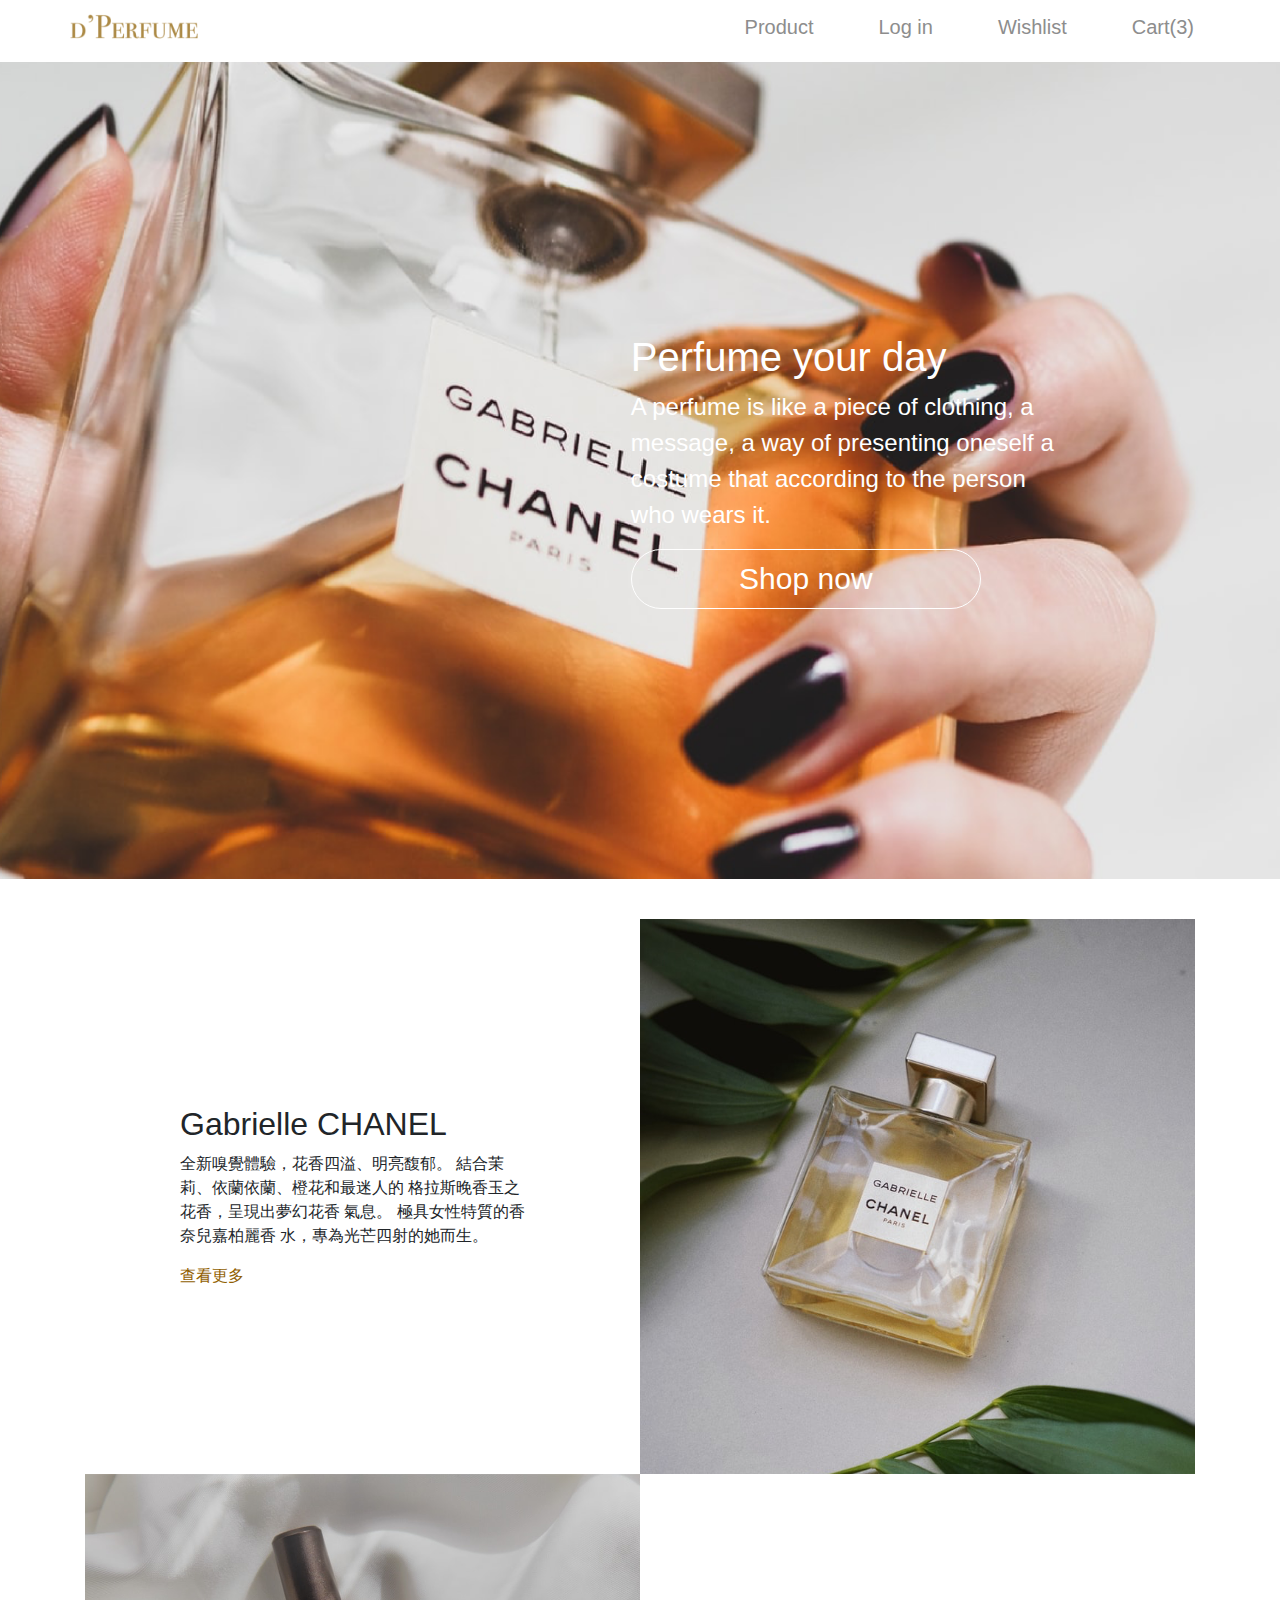
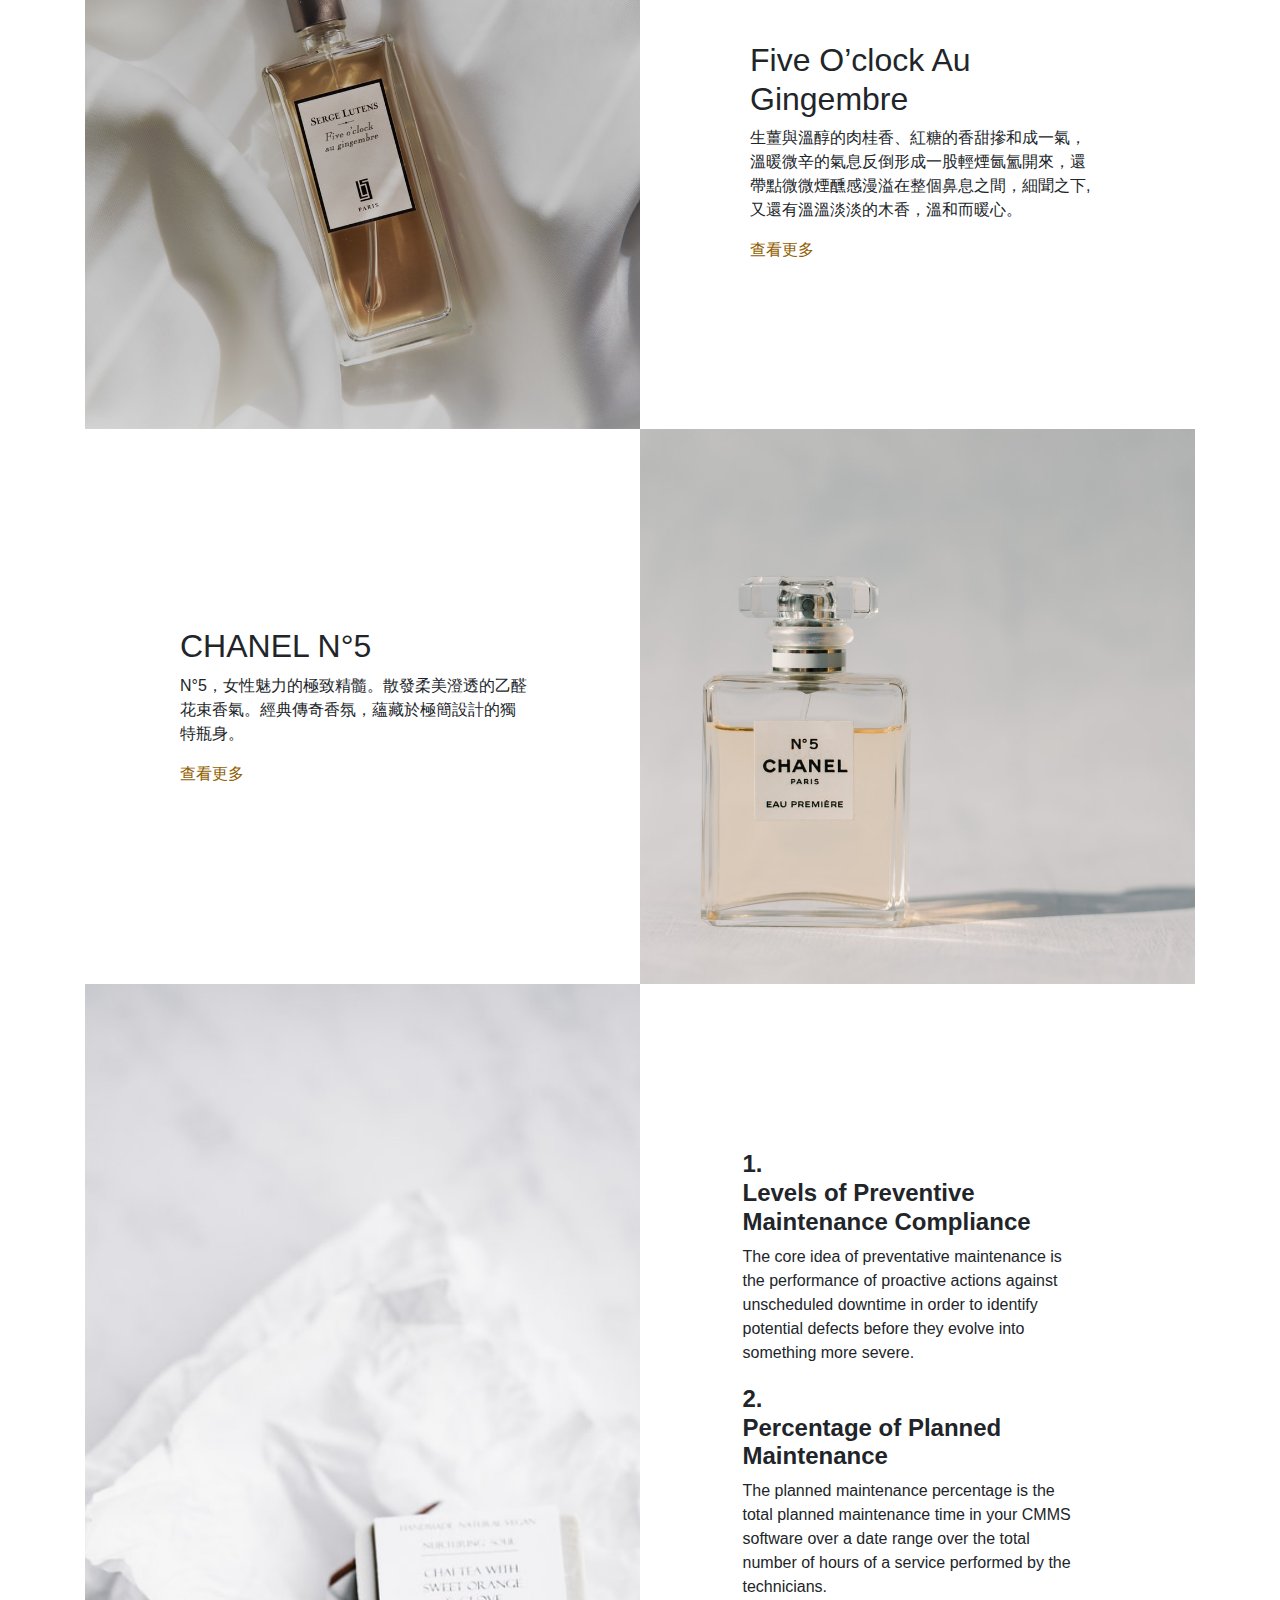
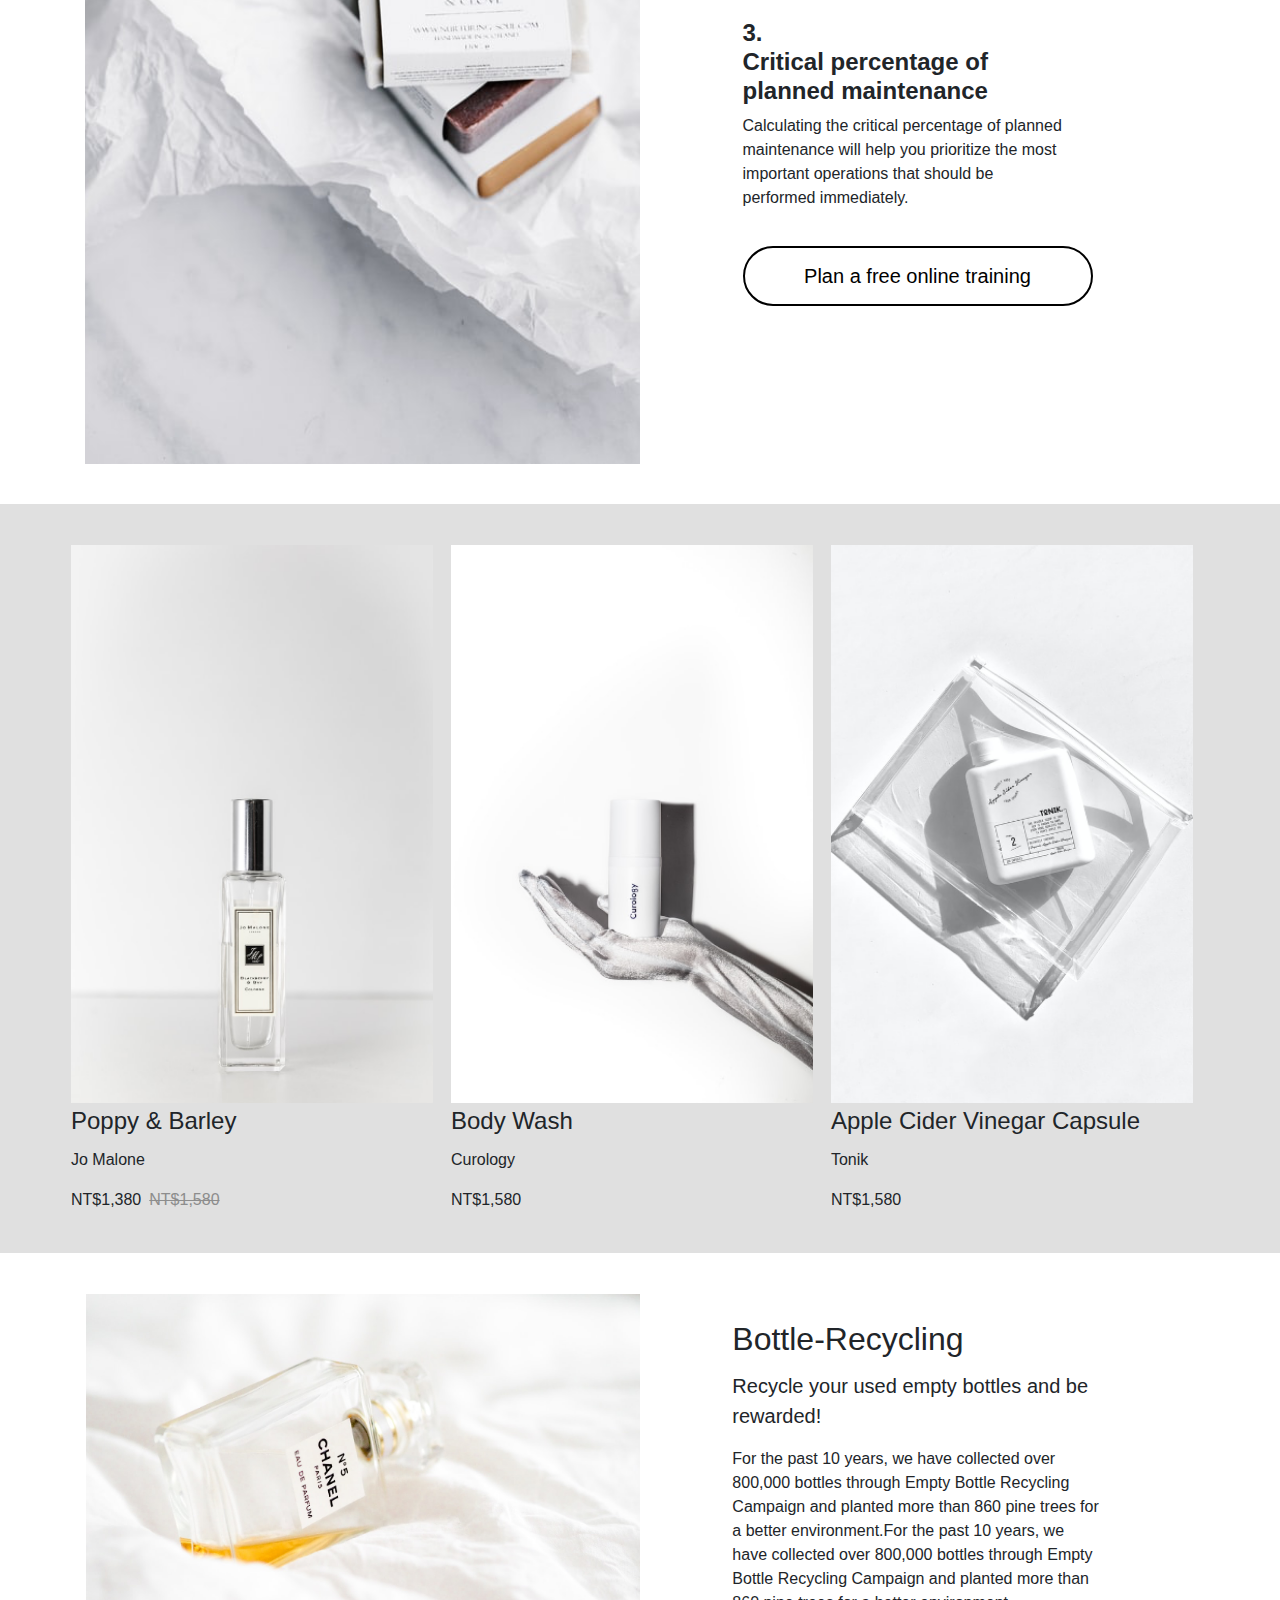
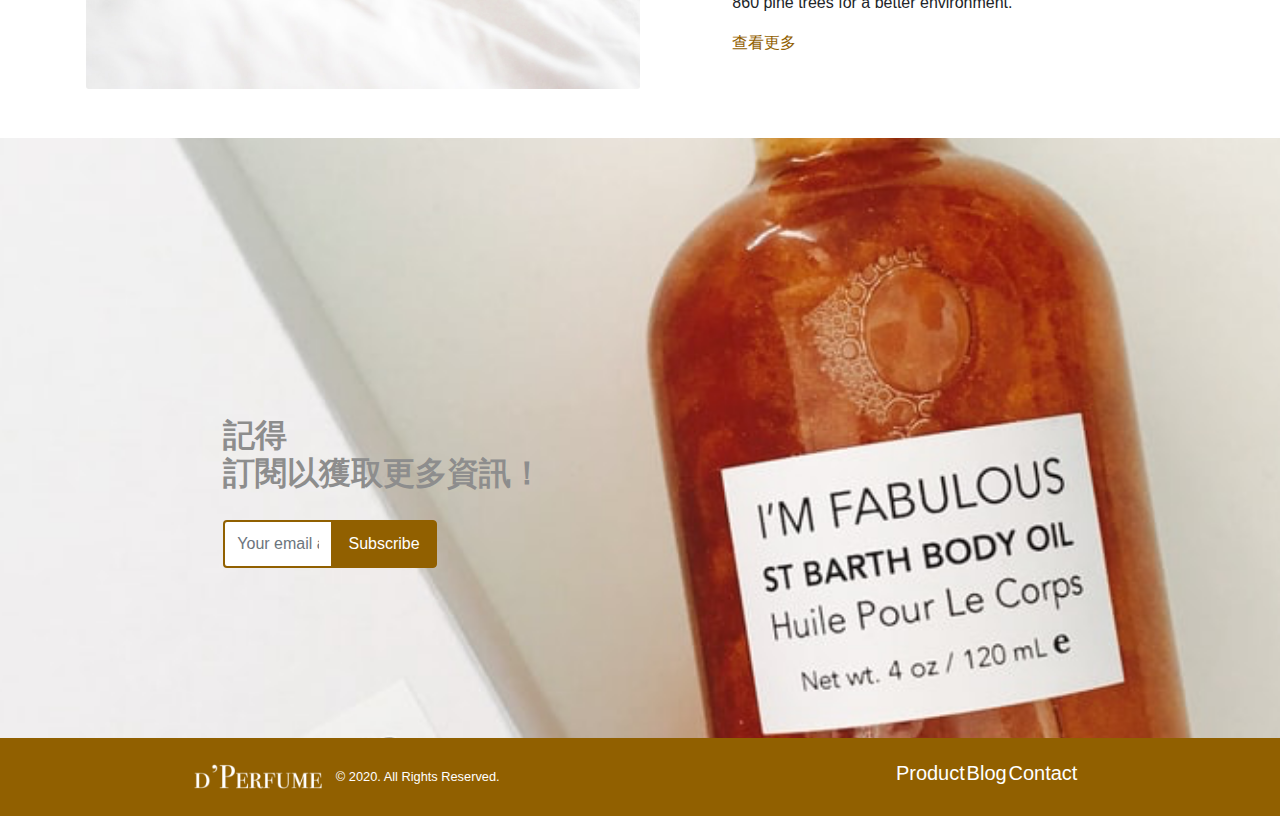
<file: index.htm>
<!DOCTYPE html>
<html lang="en">
<head>
    <meta charset="UTF-8">
    <meta name="viewport" content="width=device-width, initial-scale=1.0">
    <title>D‘PERFUME | Perfume your day</title>
    <link rel="shortcut icon" href="images/favicon.ico">
    <meta name='description' content='Perfume your day'/>
    <link href="images/favicon.ico" rel="apple-touch-icon" />
    <meta http-equiv="X-UA-Compatible" content="IE=Edge" />
    <link rel="stylesheet" href="css/all.min.css">
    <link rel="stylesheet" href="https://cdnjs.cloudflare.com/ajax/libs/font-awesome/5.14.0/css/all.min.css" integrity="sha512-1PKOgIY59xJ8Co8+NE6FZ+LOAZKjy+KY8iq0G4B3CyeY6wYHN3yt9PW0XpSriVlkMXe40PTKnXrLnZ9+fkDaog==" crossorigin="anonymous" />
    <script src="js/jquery-3.5.1.min.js"></script>
</head>
<body>
    <div class="container m-0 m-sm-auto p-0">
        <div class="header row justify-content-between px-0 mx-0">
            <a href="#"  class="ml-3 ml-sm-0 py-2"><img src="images/d’Perfume.png" alt="Logo"></a>
            <div class="mob-shoppingCart d-flex d-sm-none justify-content-between py-3 mr-3 mr-sm-0" >
                <a href="#"><img src="images/shopping-cart.svg" class="img-fluid" alt="購物車"></a>
                <div class="shoppingNum d-flex justify-content-center align-items-center">
                    <p>3</p>
                </div>
                <a data-toggle="collapse" href="#collapseExample" role="button" aria-expanded="false" aria-controls="collapseExample"><img src="images/ham.svg" class="d-block d-sm-none pl-5" alt=""></a>
            </div>
            <ul class="navbar-nav collapse col-12 col-sm-8 col-lg-5 d-sm-flex flex-sm-row justify-content-between p-0"  id="collapseExample">
                <li class="nav-item order-first order-sm-1 text-center">
                    <a href="productList.htm" class="navbar-brand h6 d-block py-3">
                        <i class="pr-1 fas fa-tshirt d-none d-sm-inline-block"></i>
                        Product
                    </a>
                </li>
                <li class="nav-item text-center order-last order-sm-2">
                    <a href="logIn.htm" class="navbar-brand h6 d-block py-3">
                        <i class="pr-1 fas fa-user-alt d-none d-sm-inline-block"></i>
                        Log in
                    </a>
                </li>
                <li class="nav-item text-center d-block d-sm-none d-sm-none order-3">
                    <a href="logIn.htm" class="navbar-brand d-block h6 d-block py-3">
                        Blog
                    </a>
                </li>
                <li class="nav-item text-center order-2 order-sm-3">
                    <a href="#" class="navbar-brand h6 d-block py-3">
                        <i class="fas fa-heart d-none d-sm-inline-block pr-1"></i>
                        Wishlist
                    </a>
                </li>
                <li class="nav-item text-center d-block d-sm-none order-4">
                    <a href="#" class="navbar-brand h6 d-block py-3">
                        <i class="fas fa-heart d-none d-sm-inline-block pr-1"></i>
                        Contact
                    </a>
                </li>
                <li class="nav-item text-center d-none d-sm-block order-sm-4">
                    <a href="#" class="navbar-brand h6 d-block py-3">
                        <i class="fas fa-shopping-cart d-none d-sm-inline-block pr-1"></i>
                        Cart(3)
                    </a>
                </li>
            </ul>
        </div>
    </div>
    <div class="content">
        <div class="banner d-flex justify-content-center align-items-center">
            <div class="banner-text px-3 px-sm-0 offset-0 offset-sm-4 text-white">
                <h1>Perfume your day</h1> 
                <p>A perfume is like a piece of clothing, a message, a way of presenting oneself a costume that according to the person who wears it.</p>
                <button class="banner-btn">Shop now</button>
            </div> 
        </div>
        <div class="container mt-10">
            <div class="row flex-sm-row-reverse justify-content-center align-items-center">
                <div class="col-12 col-sm-6 p-3 p-sm-0">
                    <img src="images/Gabrielle CHANEL.png" class="img-fluid" alt="Gabrielle CHANEL">
                </div>
                <div class="col-12 col-sm-6 d-flex justify-content-center align-items-center p-3 p-sm-0 ">
                    <div class="product-text col-12 col-sm-8">
                        <h2>Gabrielle CHANEL</h2>
                        <p>全新嗅覺體驗，花香四溢、明亮馥郁。 結合茉莉、依蘭依蘭、橙花和最迷人的 格拉斯晚香玉之花香，呈現出夢幻花香 氣息。 極具女性特質的香奈兒嘉柏麗香 水，專為光芒四射的她而生。</p>
                        <a href="#">查看更多</a>
                    </div>
                </div>      
            </div>
            <div class="row justify-content-center align-items-center">
                <div class="col-12 col-sm-6 text-align pr-3 pr-sm-0">
                    <img src="images/Five O’clock Au Gingembre.png" class="img-fluid" alt="Five O’clock Au Gingembre">
                </div>
                <div class="col-12 col-sm-6 d-flex justify-content-center align-items-center p-3 p-sm-0">
                    <div class="product-text col-12 col-sm-8">
                        <h2>Five O’clock Au Gingembre</h2>
                        <p>生薑與溫醇的肉桂香、紅糖的香甜摻和成一氣，溫暖微辛的氣息反倒形成一股輕煙氤氳開來，還帶點微微煙醺感漫溢在整個鼻息之間，細聞之下,又還有溫溫淡淡的木香，溫和而暖心。</p>
                        <a href="#">查看更多</a>
                    </div>
                </div> 
            </div>
            <div class="row flex-sm-row-reverse">
                <div class="col-12 col-sm-6 pl-3 pl-sm-0">
                    <img src="images/CHANEL N°5.png" class="img-fluid" alt="CHANEL N°5">
                </div>
                <div class="col-12 col-sm-6 d-flex justify-content-center align-items-center p-3 p-sm-0">
                    <div class="product-text col-12 col-sm-8">
                        <h2>CHANEL N°5</h2>
                        <p>N°5，女性魅力的極致精髓。散發柔美澄透的乙醛花束香氣。經典傳奇香氛，蘊藏於極簡設計的獨特瓶身。</p>
                        <a href="#">查看更多</a>
                    </div>
                </div>      
            </div>   
            <div class="row no-gutters">
                <div class="col-12 col-sm-6 pr-sm-0">
                    <img src="images/Plan a free online training.png" class="img-fluid" alt="Plan a free online training">
                </div>
                <div class="col-12 col-sm-6 d-flex flex-column pt-2">
                    <ul class="list-unstyled m-auto px-0">
                        <li class="product-text mb-5">
                            <h3 class="font-weight-bold">1.</br>
                            Levels of Preventive</br>Maintenance Compliance</h3>
                            <p>The core idea of preventative maintenance is</br> 
                            the performance of proactive actions against</br>
                            unscheduled downtime in order to identify</br>
                            potential defects before they evolve into</br>
                            something more severe.</p>
                        </li>
                        <li class="product-text mb-5">
                            <h3 class="font-weight-bold">2.</br>
                            Percentage of Planned</br>Maintenance</h3>
                            <p>The planned maintenance percentage is the</br> 
                            total planned maintenance time in your CMMS</br>
                            software over a date range over the total</br>
                            number of hours of a service performed by the</br>
                            technicians.</p>
                        </li>
                        <li class="product-text mt-5">
                            <h3 class="font-weight-bold">3.</br>
                            Critical percentage of</br>planned maintenance</h3>
                            <p>Calculating the critical percentage of planned</br>
                            maintenance will help you prioritize the most</br>
                            important operations that should be</br>
                            performed immediately.</p>
                        </li>
                        <button class="plan mt-5">Plan a free online training</button>
                    </ul>
                </div>
            </div>            
        </div>
        <div class="peddle bg-light px-0 mt-10">
            <div class="container">
                <ul class="list-unstyled row py-10">
                    <li class="card col-12 col-sm-4 pr-sm-4 px-4 px-sm-0 mb-3 mb-lg-0">
                        <div class="soldOut-bg mb-1">
                            <img src="images/Poppy _ Barley.png" class="img-fluid w-100" alt="Poppy _ Barley">
                            <a href="#"><h4 class="soldOut-text text-center">Sold out</h4></a>
                        </div>
                        <div class="card-body p-0">
                            <h4 class="card-title">Poppy & Barley</h4>
                            <p class="card-text">Jo Malone</p>
                            <p class="card-text">NT$1,380<span>NT$1,580</span></p>
                        </div>
                    </li>
                    <li class="card col-12 col-sm-4 pr-sm-4 px-4 px-sm-0 mb-3 mb-lg-0">
                        <div class="soldOut-bg mb-1">
                            <img src="images/Body Wash.png" class="img-fluid w-100" alt="Body Wash">
                            <a href="#"><h4 class="soldOut-text text-center">Sold out</h4></a>
                        </div>
                        <div class="card-body p-0">
                            <h4 class="card-title">Body Wash</h4>
                            <p class="card-text">Curology</p>
                            <p class="card-text">NT$1,580</p>
                        </div>
                    </li>
                    <li class="card col-12 col-sm-4 pl-4 pr-4 pr-sm-4 pl-sm-0 mb-3 mb-lg-0">
                        <div class="soldOut-bg mb-1">
                            <img src="images/Apple Cider Vinegar Capsule.png" class="img-fluid w-100" alt="Body Wash">
                            <a href=""><h4 class="soldOut-text text-center">Sold out</h4></a>
                        </div>
                        <div class="card-body p-0">
                            <h4 class="card-title">Apple Cider Vinegar Capsule</h4>
                            <p class="card-text">Tonik</p>
                            <p class="card-text">NT$1,580</p>
                        </div>
                    </li>
                </ul>
            </div>
            
        </div>
        <div class="container mt-10">
            <div class="card flex-column flex-lg-row">
                <img src="images/Bottle-Recycling.png" class="card-img-bottom img-fluid col-12 col-lg-6 px-0 mb-2" alt="">
                <ul class="list-unstyled col-12 col-lg-6 px-0 d-flex justify-content-center align-items-center">
                    <li class="product-text card-body col-12 col-sm-8 px-0 m-0">
                        <h2 class="card-title">Bottle-Recycling</h2>
                        <p class="lead card-text">Recycle your used empty bottles and be rewarded!</p>
                        <p class="card-text">For the past 10 years, we have collected over 800,000 bottles through Empty Bottle Recycling Campaign and planted more than 860 pine trees for a better environment.For the past 10 years, we have collected over 800,000 bottles through Empty Bottle Recycling Campaign and planted more than 860 pine trees for a better environment.</p>
                        <a href="#" class="card-link">查看更多</a>
                    </li>
                </ul>
            </div>
        </div>
    </div>
    <div class="footer container-fluid px-0 mt-10">
        <div class="footerBanner col-12 d-flex justify-content-start align-items-center">
            <div class="footerBanner-text offset-0 offset-sm-2 mt-10">
                <h2 class=" text-dark font-weight-bold ">記得</br>訂閱以獲取更多資訊！</h2>
                <div class="footer-form input-group col-11 col-sm-6 col-lg-2 px-0 mb-3 mt-5">
                    <input type="text" class="form-control" placeholder="Your email address" aria-label="Your email addresse" aria-describedby="footer-btn">
                    <div class="input-group-append">
                        <button class="btn btn-primaryDark px-4" type="button" id="footer-input">Subscribe</button>
                    </div>
                </div>
            </div>
        </div>
        <div class="footer-contact">
            <ul class="list-unstyled col-12 d-flex justify-content-around mb-0">
                <li class="col-11 col-sm-5 col-lg-3 d-flex justify-content-around align-items-center px-0">
                    <a href="#"><img src="images/d’Perfumew.png" alt="d’Perfumew"></a>
                    <small class="mb-0">© 2020. All Rights Reserved.</small>
                </li>
                <li class="col-5 col-lg-2 d-none d-sm-flex justify-content-around">
                    <a href="#">Product</a>
                    <a href="#">Blog</a>
                    <a href="#">Contact</a>
                </li>
            </ul>
        </div>
    </div>




    <script src="https://code.jquery.com/jquery-3.5.1.slim.min.js" integrity="sha384-DfXdz2htPH0lsSSs5nCTpuj/zy4C+OGpamoFVy38MVBnE+IbbVYUew+OrCXaRkfj" crossorigin="anonymous"></script>
    <script src="https://cdn.jsdelivr.net/npm/popper.js@1.16.1/dist/umd/popper.min.js" integrity="sha384-9/reFTGAW83EW2RDu2S0VKaIzap3H66lZH81PoYlFhbGU+6BZp6G7niu735Sk7lN" crossorigin="anonymous"></script>
    <script src="https://stackpath.bootstrapcdn.com/bootstrap/4.5.2/js/bootstrap.min.js" integrity="sha384-B4gt1jrGC7Jh4AgTPSdUtOBvfO8shuf57BaghqFfPlYxofvL8/KUEfYiJOMMV+rV" crossorigin="anonymous"></script>
</body>
</html>
</file>
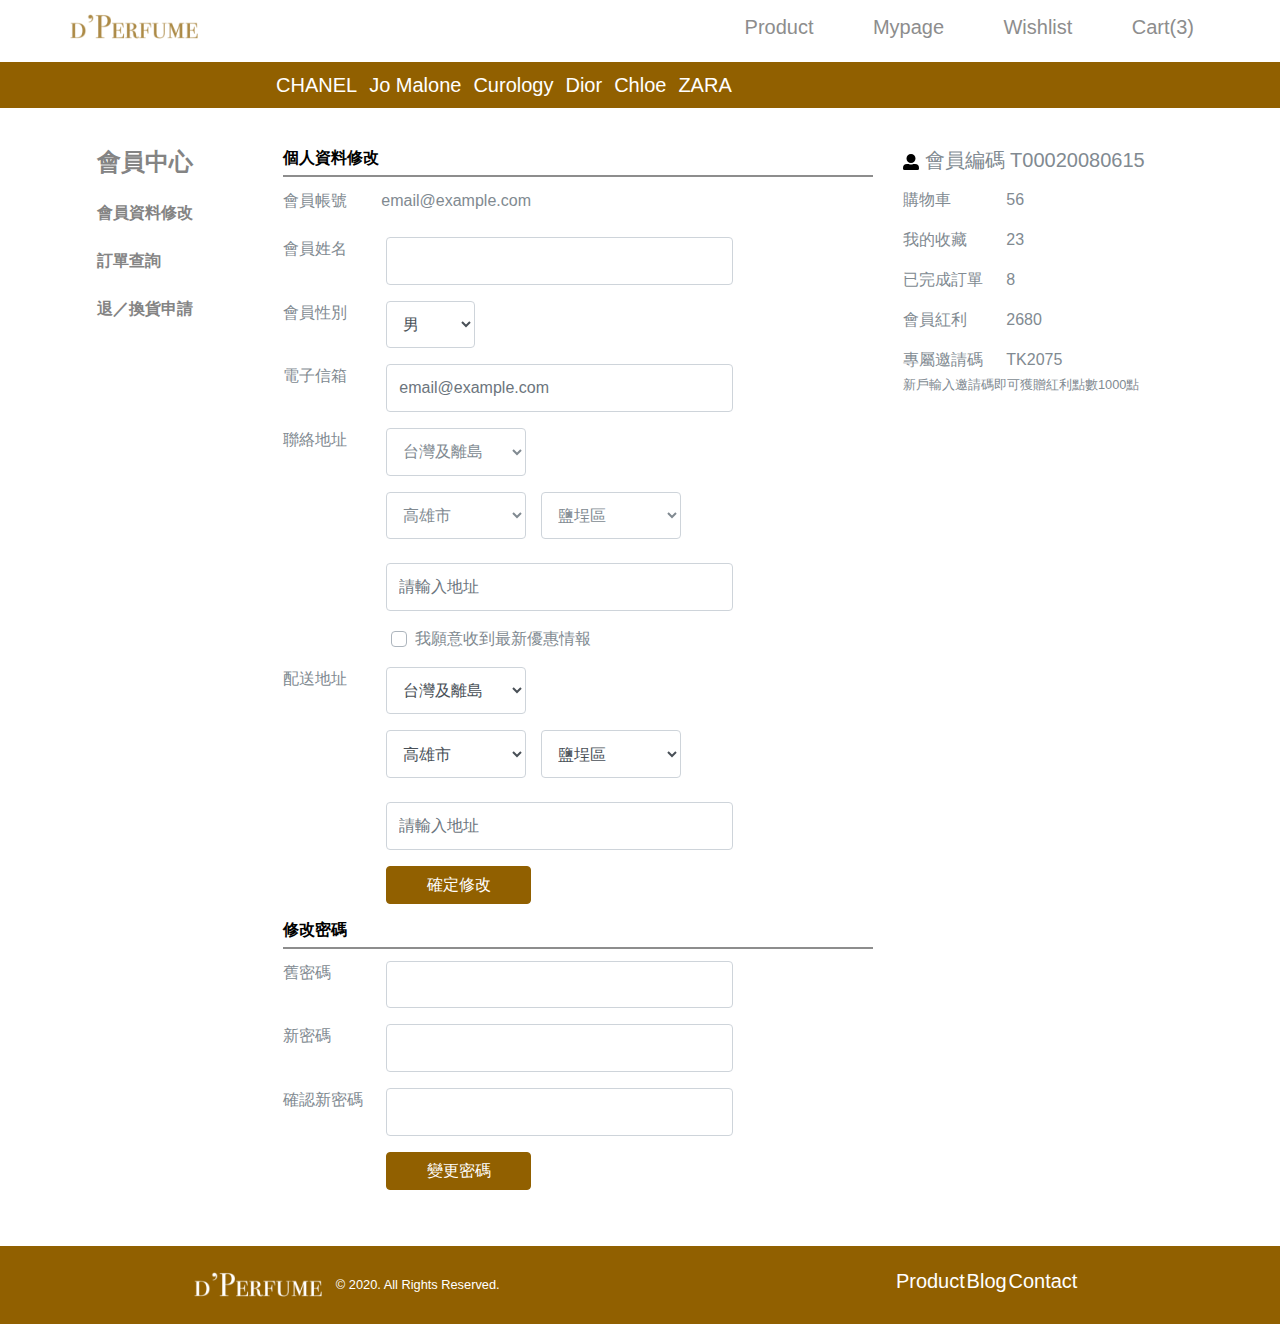
<file: member.htm>
<!DOCTYPE html>
<html lang="en">
<head>
    <meta charset="UTF-8">
    <meta name="viewport" content="width=device-width, initial-scale=1.0">
    <title>D‘PERFUME | Product</title>
    <link rel="shortcut icon" href="images/favicon.ico">
    <meta name='description' content='Perfume your day'/>
    <link href="images/favicon.ico" rel="apple-touch-icon" />
    <meta http-equiv="X-UA-Compatible" content="IE=Edge" />
    <link rel="stylesheet" href="css/all.min.css">
    <link rel="stylesheet" href="https://cdnjs.cloudflare.com/ajax/libs/font-awesome/5.14.0/css/all.min.css" integrity="sha512-1PKOgIY59xJ8Co8+NE6FZ+LOAZKjy+KY8iq0G4B3CyeY6wYHN3yt9PW0XpSriVlkMXe40PTKnXrLnZ9+fkDaog==" crossorigin="anonymous" />
    <script src="js/jquery-3.5.1.min.js"></script>
</head>
<body>
    <div class="container m-0 m-sm-auto p-0">
        <div class="header row justify-content-between px-0 mx-0">
            <a href="#"  class="ml-3 ml-sm-0 py-2"><img src="images/d’Perfume.png" alt="Logo"></a>
            <div class="mob-shoppingCart d-flex d-sm-none justify-content-between py-3 mr-3 mr-sm-0" >
                <a href="#"><img src="images/shopping-cart.svg" class="img-fluid" alt="購物車"></a>
                <div class="shoppingNum d-flex justify-content-center align-items-center">
                    <p>3</p>
                </div>
                <a data-toggle="collapse" href="#collapseExample" role="button" aria-expanded="false" aria-controls="collapseExample"><img src="images/ham.svg" class="d-block d-sm-none pl-5" alt=""></a>
            </div>
            <ul class="navbar-nav collapse col-12 col-sm-8 col-lg-5 d-sm-flex flex-sm-row justify-content-between p-0"  id="collapseExample">
                <li class="nav-item order-first order-sm-1 text-center">
                    <a href="productList.htm" class="navbar-brand h6 d-block py-3">
                        <i class="pr-1 fas fa-tshirt d-none d-sm-inline-block"></i>
                        Product
                    </a>
                </li>
                <li class="nav-item text-center order-last order-sm-2">
                    <a href="#" class="navbar-brand h6 d-block py-3">
                        <i class="pr-1 fas fa-user-alt d-none d-sm-inline-block"></i>
                        Mypage
                    </a>
                </li>
                <li class="nav-item text-center d-block d-sm-none d-sm-none order-3">
                    <a href="#" class="navbar-brand d-block h6 d-block py-3">
                        Blog
                    </a>
                </li>
                <li class="nav-item text-center order-2 order-sm-3">
                    <a href="#" class="navbar-brand h6 d-block py-3">
                        <i class="fas fa-heart d-none d-sm-inline-block pr-1"></i>
                        Wishlist
                    </a>
                </li>
                <li class="nav-item text-center d-block d-sm-none order-4">
                    <a href="#" class="navbar-brand h6 d-block py-3">
                        <i class="fas fa-heart d-none d-sm-inline-block pr-1"></i>
                        Contact
                    </a>
                </li>
                <li class="nav-item text-center d-none d-sm-block order-sm-4">
                    <a href="#" class="navbar-brand h6 d-block py-3">
                        <i class="fas fa-shopping-cart d-none d-sm-inline-block pr-1"></i>
                        Cart(3)
                    </a>
                </li>
            </ul>
        </div>
    </div>
    <div class="row brandName px-0 ">
        <div class="navbar col-12 d-none d-lg-flex justify-content-center align-items-center navbar-primaryDark bg-primaryDark">
            <ul class="nav col-11 col-lg-7">
                <li class="nav-item pr-3"><a href="#">CHANEL</a></li>
                <li class="nav-item pr-3"><a href="#">Jo Malone</a></li>
                <li class="nav-item pr-3"><a href="#">Curology</a></li>
                <li class="nav-item pr-3"><a href="#">Dior</a></li>
                <li class="nav-item pr-3"><a href="#">Chloe</a></li>
                <li class="nav-item pr-3"><a href="#">ZARA</a></li>
            </ul>
        </div>
    </div>
    <div class="content container p-0 my-10">
        <div class="row mx-3">
            <ul class="memberList list-unstyled col-12 col-lg-2 d-flex d-lg-block justify-content-between">
                <li class="d-none d-lg-block"><h4 class="text-blackArea font-weight-bold">會員中心</h4></li>
                <li><a href="#" class="text-blackArea font-weight-bold pb-1">會員資料修改</a></li>
                <li><a href="#" class="text-blackArea font-weight-bold pb-1">訂單查詢</a></li>
                <li><a href="#" class="text-blackArea font-weight-bold pb-1">退／換貨申請</a></li>
            </ul>
            <div class="memberArea col-12 col-lg-10">
                <div class="row flex-row-reverse">
                    <div class="memberDetail col-12 col-lg-4 text-blackMember">
                        <ul class="list-unstyled">
                            <li class="mb-4">
                                <h5>
                                    <img src="images/user-alt-black.svg" alt="user">
                                    會員編碼 T00020080615
                                </h5>
                            </li>
                            <li  class="row">
                                <p class="col-4 pr-0">購物車</p>
                                <p class="col-4">56</p>
                            </li>
                            <li class="row">
                                <p class="col-4 pr-0">我的收藏</p>
                                <p class="col-4">23</p>
                            </li>
                            <li class="row">
                                <p class="col-4 pr-0">已完成訂單</p>
                                <p class="col-4">8</p>
                            </li>
                            <li class="row">
                                <p class="col-4 pr-0">會員紅利</p>
                                <p class="col-4">2680</p>
                            </li>
                            <li class="row">
                                <p class="col-4 pr-0 mb-0">專屬邀請碼</p>
                                <p class="col-4 mb-0">TK2075</p>
                            </li>
                            <small>新戶輸入邀請碼即可獲贈紅利點數1000點</small>
                        </ul>
                    </div>
                    <div class="personal col-12 col-lg-8">
                        <form class="text-blackMember">
                            <h6 class="pb-2 mb-3 text-secondary"><strong>個人資料修改</strong></h6>
                            <div class="memberAcc input-group row">
                                <label for="memberEmail" class="col-3 col-lg-2 pr-0">
                                    <p class="pr-0">會員帳號</p>
                                </label>
                                <p class="col-9 col-lg-7 pr-0" id="memberEmail">email@example.com</p>
                            </div>
                            <div class="form-group row">
                                <label for="exampleInputName" class="col-3 col-lg-2 pr-0">會員姓名</label>
                                <div class="col-9 col-lg-7 pr-0">
                                <input type="text" class="form-control" id="exampleInputName" aria-describedby="name" placeholder="">
                                </div>
                            </div>
                            <div class="form-group row">
                                <label for="exampleFormControlSelect1" class="col-3 col-lg-2 pr-0">會員性別</label>
                                <div class="col-9 col-lg-2 pr-0">
                                    <select class="form-control" id="exampleFormControlSelect1">
                                        <option>男</option>
                                        <option>女</option>
                                        <option>其他</option>
                                    </select>
                                </div>
                            </div>
                            <div class="form-group row">
                                <label for="exampleInputEmail" class="col-3 col-lg-2 pr-0">電子信箱</label>
                                <div class="col-9 col-lg-7 pr-0">
                                    <input type="email" class="form-control" id="exampleInputEmail" aria-describedby="email" placeholder="email@example.com">
                                </div>
                            </div>
                            <div class="address">    
                                <div class="form-group row">
                                    <label for="selectAround" class="col-3 col-lg-2 pr-0">聯絡地址</label>
                                    <div class="col-6 col-lg-3 pr-0">
                                        <select name="address-form" class="form-control text-blackMember" id="selectAround">
                                            <option value="Taipei">台灣及離島</option>
                                            <option value="Taipei">苗栗國</option>
                                            <option value="Taipei">花蓮國</option>
                                        </select>
                                    </div>
                                </div>
                                <div class="form-group row">
                                    <div class="col-3 col-lg-2"></div>
                                    <div class="col-4 col-lg-3 pr-0">
                                        <select name="address-form" class="form-control text-blackMember" id="selectAround">
                                            <option value="Taipei">高雄市</option>
                                            <option value="Taipei">台南市</option>
                                        </select>
                                    </div>
                                    <div class="col-4 col-lg-3 pr-0">
                                        <select name="address-form" class="form-control text-blackMember" id="selectAround">
                                            <option value="Taipei">鹽埕區</option>
                                            <option value="Taipei">北區</option>
                                        </select>
                                    </div>
                                </div>
                                <div class="form-group row">
                                    <div class="col-3 col-lg-2"></div>
                                    <div class="col-9 col-lg-7 pr-0">
                                        <input type="text" class="form-control mt-2" id="exampleInputName" aria-describedby="name" placeholder="請輸入地址">
                                    </div>
                                </div>
                                <div class="form-group row">
                                    <div class="col-3 col-lg-2"></div>
                                    <div class="form-check col-9">
                                        <div class="custom-control custom-checkbox">
                                            <input class="form-check-input custom-control-input" type="checkbox" value="" id="defaultCheck1">
                                            <label class="form-check-label custom-control-label" for="defaultCheck1">
                                                我願意收到最新優惠情報
                                            </label>
                                        </div>
                                    </div>
                                </div>
                            </div>
                            <div class="address">    
                                <div class="form-group row">
                                    <label for="selectAround2" class="col-3 col-lg-2 pr-0">配送地址</label>
                                    <div class="col-6 col-lg-3 pr-0">
                                        <select name="address-form" class="form-control" id="selectAround2">
                                            <option value="Taipei">台灣及離島</option>
                                            <option value="Taipei">苗栗國</option>
                                            <option value="Taipei">花蓮國</option>
                                        </select>
                                    </div>
                                </div>
                                <div class="form-group row">
                                    <div class="col-3 col-lg-2"></div>
                                    <div class="col-4 col-lg-3 pr-0">
                                        <select name="address-form" class="form-control" id="selectAround">
                                            <option value="Taipei">高雄市</option>
                                            <option value="Taipei">台南市</option>
                                        </select>
                                    </div>
                                    <div class="col-4 col-lg-3 pr-0">
                                        <select name="address-form" class="form-control" id="selectAround">
                                            <option value="Taipei">鹽埕區</option>
                                            <option value="Taipei">北區</option>
                                        </select>
                                    </div>
                                </div>
                                <div class="form-group row">
                                    <div class="col-3 col-lg-2"></div>
                                    <div class="col-9 col-lg-7 pr-0">
                                        <input type="text" class="form-control mt-2" id="exampleInputName" aria-describedby="name" placeholder="請輸入地址">
                                    </div>
                                </div>
                                <div class="form-group row">
                                    <div class="col-3 col-lg-2"></div>
                                    <div class="col-9">
                                        <button type="button" class="revise btn btn-primaryDark col-9 col-sm-4 p-0">確定修改</button>
                                    </div>
                                </div>
                            </div>
                            <div class="password">
                                <h6 class="pb-2 mb-3 text-secondary"><strong>修改密碼</strong></h6>
                                <div class="form-group row text-blackMember">
                                    <label for="exampleInputEmail1" class="col-3 col-lg-2 pr-0">舊密碼</label>
                                    <div class="col-9 col-lg-7 pr-0">
                                        <input type="email" class="form-control" id="exampleInputEmail1" aria-describedby="emailHelp" placeholder="">
                                    </div>
                                </div>
                                <div class="form-group row text-blackMember">
                                    <label for="exampleInputPassword2" class="col-3 col-lg-2 pr-0">新密碼</label>
                                    <div class="col-9 col-lg-7 pr-0">
                                        <input type="password" class="form-control" id="exampleInputPassword2" placeholder="">
                                    </div>
                                </div>
                                <div class="form-group row text-blackMember">
                                    <label for="exampleInputPassword3" class="col-3 col-lg-2 pr-0">確認新密碼</label>
                                    <div class="col-9 col-lg-7 pr-0">
                                        <input type="password" class="form-control" id="exampleInputPassword3" placeholder="">
                                    </div>
                                </div>
                                <div class="form-group row text-blackMember">
                                    <div class="col-3 col-lg-2"></div>
                                    <div class="col-9">
                                        <button type="button" class="revise btn btn-primaryDark col-9 col-sm-4 p-0">變更密碼</button>
                                    </div>
                                </div>
                            </div> 
                        </form>
                    </div>
                </div>  
            </div>
        </div>
    </div>
    <div class="footer container-fluid px-0">
        <div class="footer-contact">
            <ul class="list-unstyled col-12 d-flex justify-content-around mb-0">
                <li class="col-11 col-sm-5 col-lg-3  px-0 d-flex justify-content-around align-items-center">
                    <a href="#"><img src="images/d’Perfumew.png" alt=""></a>
                    <small class="mb-0">© 2020. All Rights Reserved.</small>
                </li>
                <li class="col-5 col-lg-2 d-none d-sm-flex justify-content-around">
                    <a href="#">Product</a>
                    <a href="#">Blog</a>
                    <a href="#">Contact</a>
                </li>
            </ul>
        </div>

    </div>


    <script src="https://code.jquery.com/jquery-3.5.1.slim.min.js" integrity="sha384-DfXdz2htPH0lsSSs5nCTpuj/zy4C+OGpamoFVy38MVBnE+IbbVYUew+OrCXaRkfj" crossorigin="anonymous"></script>
    <script src="https://cdn.jsdelivr.net/npm/popper.js@1.16.1/dist/umd/popper.min.js" integrity="sha384-9/reFTGAW83EW2RDu2S0VKaIzap3H66lZH81PoYlFhbGU+6BZp6G7niu735Sk7lN" crossorigin="anonymous"></script>
    <script src="https://stackpath.bootstrapcdn.com/bootstrap/4.5.2/js/bootstrap.min.js" integrity="sha384-B4gt1jrGC7Jh4AgTPSdUtOBvfO8shuf57BaghqFfPlYxofvL8/KUEfYiJOMMV+rV" crossorigin="anonymous"></script>
</body>
</html>
</file>
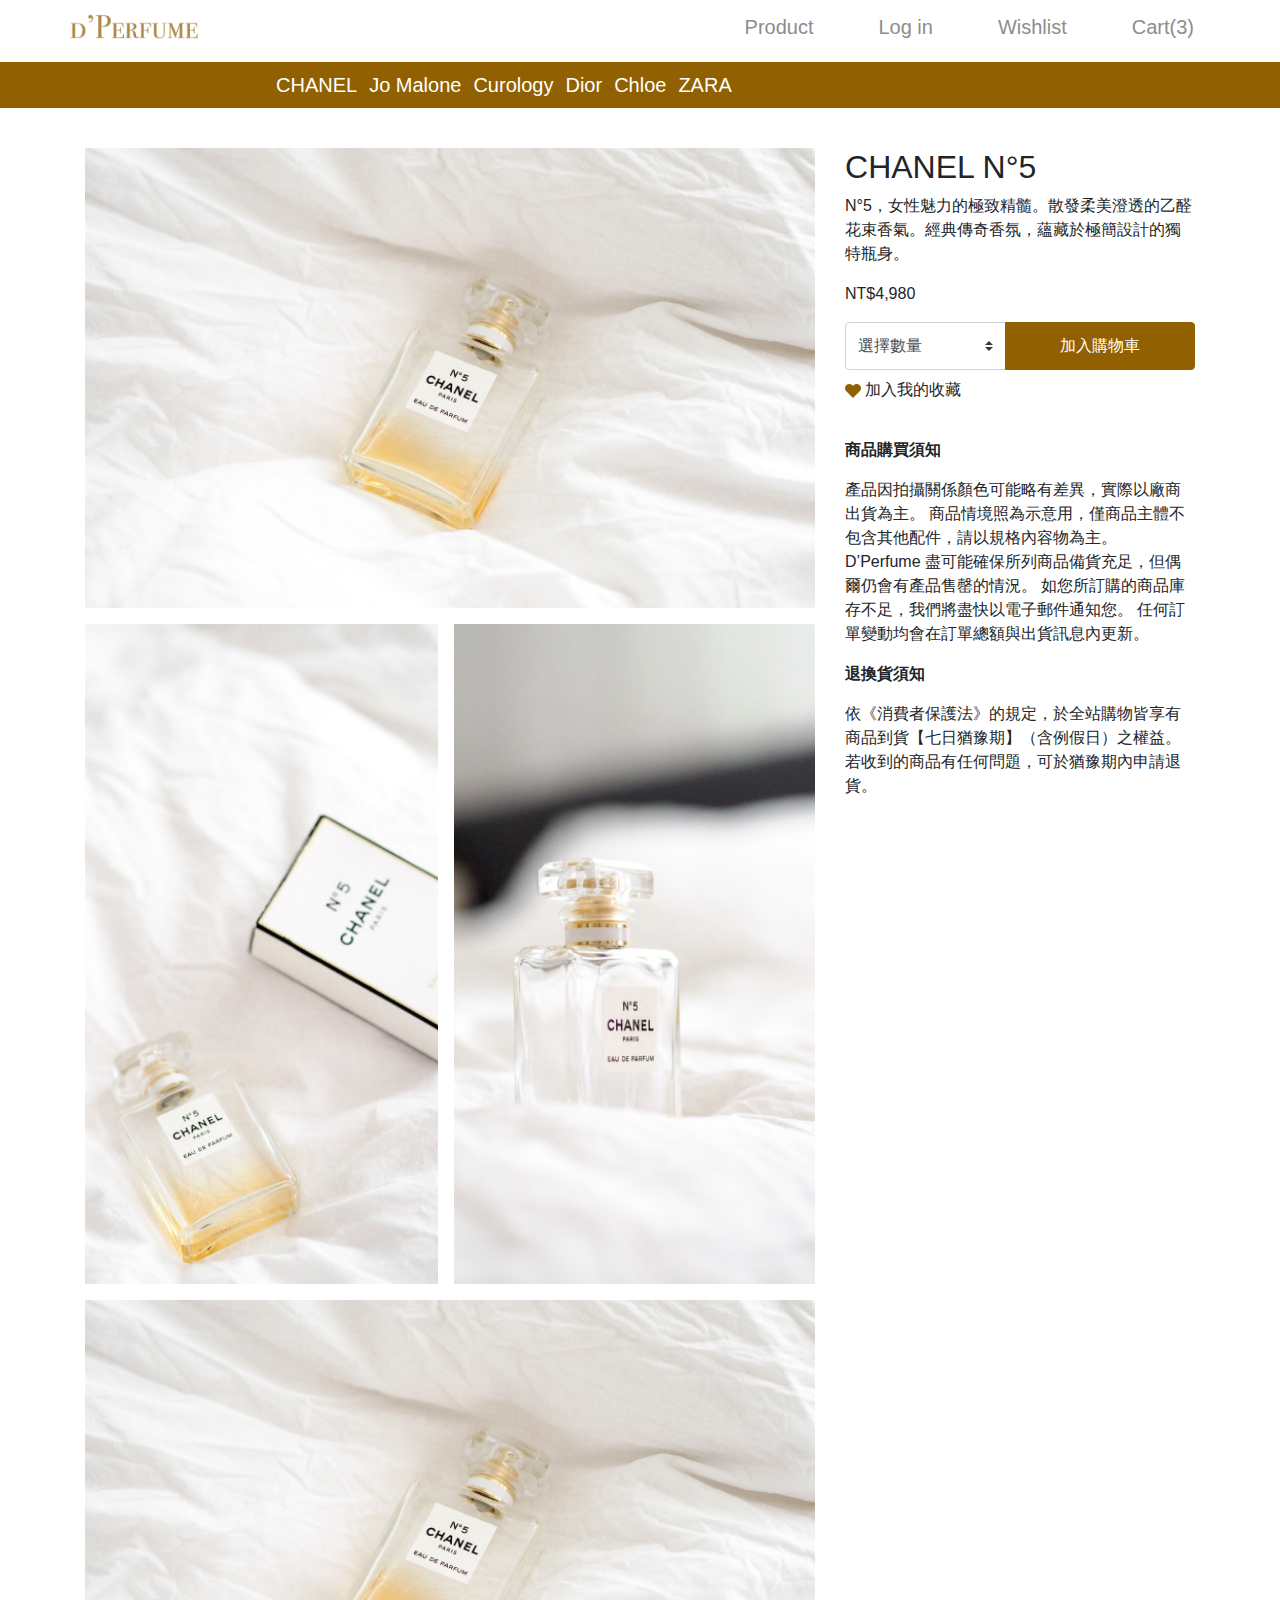
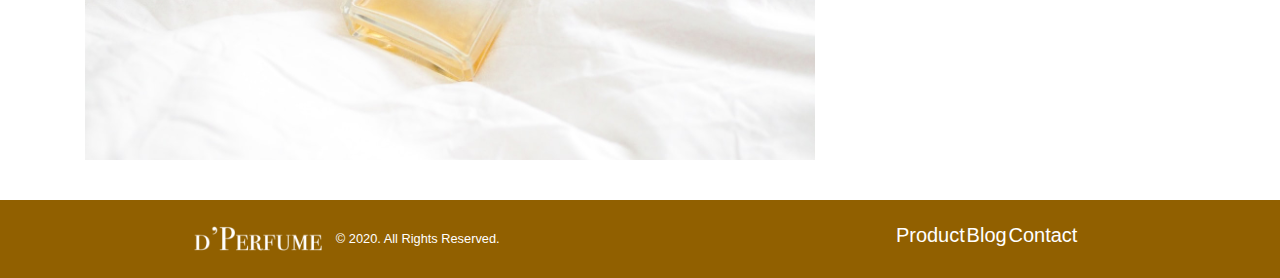
<file: product.htm>
<!DOCTYPE html>
<html lang="en">
<head>
    <meta charset="UTF-8">
    <meta name="viewport" content="width=device-width, initial-scale=1.0">
    <title>D‘PERFUME | Product</title>
    <link rel="shortcut icon" href="images/favicon.ico">
    <meta name='description' content='Perfume your day'/>
    <link href="images/favicon.ico" rel="apple-touch-icon" />
    <meta http-equiv="X-UA-Compatible" content="IE=Edge" />
    <link rel="stylesheet" href="css/all.min.css">
    <link rel="stylesheet" href="https://cdnjs.cloudflare.com/ajax/libs/font-awesome/5.14.0/css/all.min.css" integrity="sha512-1PKOgIY59xJ8Co8+NE6FZ+LOAZKjy+KY8iq0G4B3CyeY6wYHN3yt9PW0XpSriVlkMXe40PTKnXrLnZ9+fkDaog==" crossorigin="anonymous" />
    <script src="js/jquery-3.5.1.min.js"></script>
</head>
<body>
    <div class="container m-0 m-sm-auto p-0">
        <div class="header row justify-content-between px-0 mx-0">
            <a href="#"  class="ml-3 ml-sm-0 py-2"><img src="images/d’Perfume.png" alt="Logo"></a>
            <div class="mob-shoppingCart d-flex d-sm-none justify-content-between py-3 mr-3 mr-sm-0" >
                <a href="#"><img src="images/shopping-cart.svg" class="img-fluid" alt="購物車"></a>
                <div class="shoppingNum d-flex justify-content-center align-items-center">
                    <p>3</p>
                </div>
                <a data-toggle="collapse" href="#collapseExample" role="button" aria-expanded="false" aria-controls="collapseExample"><img src="images/ham.svg" class="d-block d-sm-none pl-5" alt=""></a>
            </div>
            <ul class="navbar-nav collapse col-12 col-sm-8 col-lg-5 d-sm-flex flex-sm-row justify-content-between p-0"  id="collapseExample">
                <li class="nav-item order-first order-sm-1 text-center">
                    <a href="productList.htm" class="navbar-brand h6 d-block py-3">
                        <i class="pr-1 fas fa-tshirt d-none d-sm-inline-block"></i>
                        Product
                    </a>
                </li>
                <li class="nav-item text-center order-last order-sm-2">
                    <a href="logIn.htm" class="navbar-brand h6 d-block py-3">
                        <i class="pr-1 fas fa-user-alt d-none d-sm-inline-block"></i>
                        Log in
                    </a>
                </li>
                <li class="nav-item text-center d-block d-sm-none d-sm-none order-3">
                    <a href="#" class="navbar-brand d-block h6 d-block py-3">
                        Blog
                    </a>
                </li>
                <li class="nav-item text-center order-2 order-sm-3">
                    <a href="#" class="navbar-brand h6 d-block py-3">
                        <i class="fas fa-heart d-none d-sm-inline-block pr-1"></i>
                        Wishlist
                    </a>
                </li>
                <li class="nav-item text-center d-block d-sm-none order-4">
                    <a href="#" class="navbar-brand h6 d-block py-3">
                        <i class="fas fa-heart d-none d-sm-inline-block pr-1"></i>
                        Contact
                    </a>
                </li>
                <li class="nav-item text-center d-none d-sm-block order-sm-4">
                    <a href="#" class="navbar-brand h6 d-block py-3">
                        <i class="fas fa-shopping-cart d-none d-sm-inline-block pr-1"></i>
                        Cart(3)
                    </a>
                </li>
            </ul>
        </div>
    </div>
    <div class="row brandName px-0 ">
        <div class="navbar col-12 d-none d-sm-flex justify-content-center align-items-center navbar-primaryDark bg-primaryDark">
            <ul class="nav col-11 col-lg-7">
                <li class="nav-item pr-3"><a href="#">CHANEL</a></li>
                <li class="nav-item pr-3"><a href="#">Jo Malone</a></li>
                <li class="nav-item pr-3"><a href="#">Curology</a></li>
                <li class="nav-item pr-3"><a href="#">Dior</a></li>
                <li class="nav-item pr-3"><a href="#">Chloe</a></li>
                <li class="nav-item pr-3"><a href="#">ZARA</a></li>
            </ul>
        </div>
    </div>
    <div class="content container my-10">
        <div class="row flex-md-row-reverse">
            <img src="images/product/top-1.png" class="img-fluid d-flex d-lg-none" alt="商品預覽">
            <div class="proDetails-text col-12 col-md-4 mt-5 mt-lg-0">
                <h1>CHANEL N°5</h1>
                <p>N°5，女性魅力的極致精髓。散發柔美澄透的乙醛花束香氣。經典傳奇香氛，蘊藏於極簡設計的獨特瓶身。</p>
                <p class="mt-4">NT$4,980</p>
                <div class="input-group selectBtn mb-2">
                    <select class="custom-select">
                        <option selected>選擇數量</option>
                        <option value="1">1</option>
                        <option value="2">2</option>
                        <option value="3">3</option>
                    </select>
                    <div class="input-group-append">
                        <button class="btn btn-primaryDark" type="button" id="footer-input" data-toggle="modal" data-target="#cart-add">加入購物車</button>
                    </div>
                </div>
                <div class="d-flex align-items-center" role="button" data-toggle="modal" data-target="#favorite-add">
                    <p class=" pointer-cursor"><a href="#" class="pr-1"><img src="images/Heart-primaryDark.svg" alt="收藏"></a>加入我的收藏</p>
                </div>
                <p class="mt-5"><strong>商品購買須知</strong></p>
                <p>
                    產品因拍攝關係顏色可能略有差異，實際以廠商出貨為主。 
                    商品情境照為示意用，僅商品主體不包含其他配件，請以規格內容物為主。 
                    D’Perfume 盡可能確保所列商品備貨充足，但偶爾仍會有產品售罄的情況。
                    如您所訂購的商品庫存不足，我們將盡快以電子郵件通知您。
                    任何訂單變動均會在訂單總額與出貨訊息內更新。
                </p>
                <p><strong>退換貨須知</strong></p>
                <p>
                    依《消費者保護法》的規定，於全站購物皆享有商品到貨【七日猶豫期】（含例假日）之權益。
                    若收到的商品有任何問題，可於猶豫期內申請退貨。
                </p>
            </div>
            <ul class="proDetails-img list-unstyled col-12 col-md-8 m-0">
                <li>
                    <div class="col-12 p-0">
                        <img src="images/product/top-1.png" class="img-fluid w-100 d-none d-lg-flex" alt="商品預覽">
                    </div>
                   
                </li>
                <li class="d-flex mt-4">
                    <div class="col-12 col-lg-6 col-xl-12 d-flex flex-column flex-lg-row justify-content-between p-0">
                        <img src="images/product/left-1.png" class="img-fluid w-100 pr-0 pr-lg-4" alt="商品預覽">
                        <img src="images/product/right-1.png" class="img-fluid w-100 mt-4 mt-lg-0" alt="商品預覽">
                    </div>
                    
                </li>
                <li class="mt-4">
                    <div class="col-12 p-0">
                        <img src="images/product/bottom-1.png" class="img-fluid w-100 d-none d-lg-flex" alt="商品預覽">
                        <img src="images/product/bottom-2.png" class="img-fluid w-100 d-flex d-lg-none" alt="商品預覽">
                    </div>
                    
                </li>
            </ul>
        </div>
        <div class="modal fade" id="cart-add" tabindex="-1" role="dialog" aria-labelledby=cart-addTitle" aria-hidden="true">
            <div class="modal-dialog modal-dialog-centered px-10 px-sm-0" role="document">
                <div class="modal-content">
                    <div class="modal-body text-center">
                        <span class="text-primary font-weight-bold">已加入購物車</span>
                    </div>
                </div>
            </div>
        </div>
        <div class="modal fade" id="favorite-add" tabindex="-1" role="dialog" aria-labelledby=wish-addTitle" aria-hidden="true">
            <div class="modal-dialog modal-dialog-centered px-10 px-sm-0" role="document">
                <div class="modal-content">
                    <div class="modal-body text-center">
                        <span class="text-primary font-weight-bold">已加入我的收藏</span>
                    </div>
                </div>
            </div>
        </div>
    </div>
    <div class="footer container-fluid px-0">
        <div class="footer-contact">
            <ul class="list-unstyled col-12 d-flex justify-content-around mb-0">
                <li class="col-11 col-sm-5 col-lg-3  px-0 d-flex justify-content-around align-items-center">
                    <a href="#"><img src="images/d’Perfumew.png" alt=""></a>
                    <small class="mb-0">© 2020. All Rights Reserved.</small>
                </li>
                <li class="col-5 col-lg-2 d-none d-sm-flex justify-content-around">
                    <a href="#">Product</a>
                    <a href="#">Blog</a>
                    <a href="#">Contact</a>
                </li>
            </ul>
        </div>

    </div>




<script src="https://code.jquery.com/jquery-3.5.1.slim.min.js" integrity="sha384-DfXdz2htPH0lsSSs5nCTpuj/zy4C+OGpamoFVy38MVBnE+IbbVYUew+OrCXaRkfj" crossorigin="anonymous"></script>
<script src="https://cdn.jsdelivr.net/npm/popper.js@1.16.1/dist/umd/popper.min.js" integrity="sha384-9/reFTGAW83EW2RDu2S0VKaIzap3H66lZH81PoYlFhbGU+6BZp6G7niu735Sk7lN" crossorigin="anonymous"></script>
<script src="https://stackpath.bootstrapcdn.com/bootstrap/4.5.2/js/bootstrap.min.js" integrity="sha384-B4gt1jrGC7Jh4AgTPSdUtOBvfO8shuf57BaghqFfPlYxofvL8/KUEfYiJOMMV+rV" crossorigin="anonymous"></script>
</body>
</html>
</file>
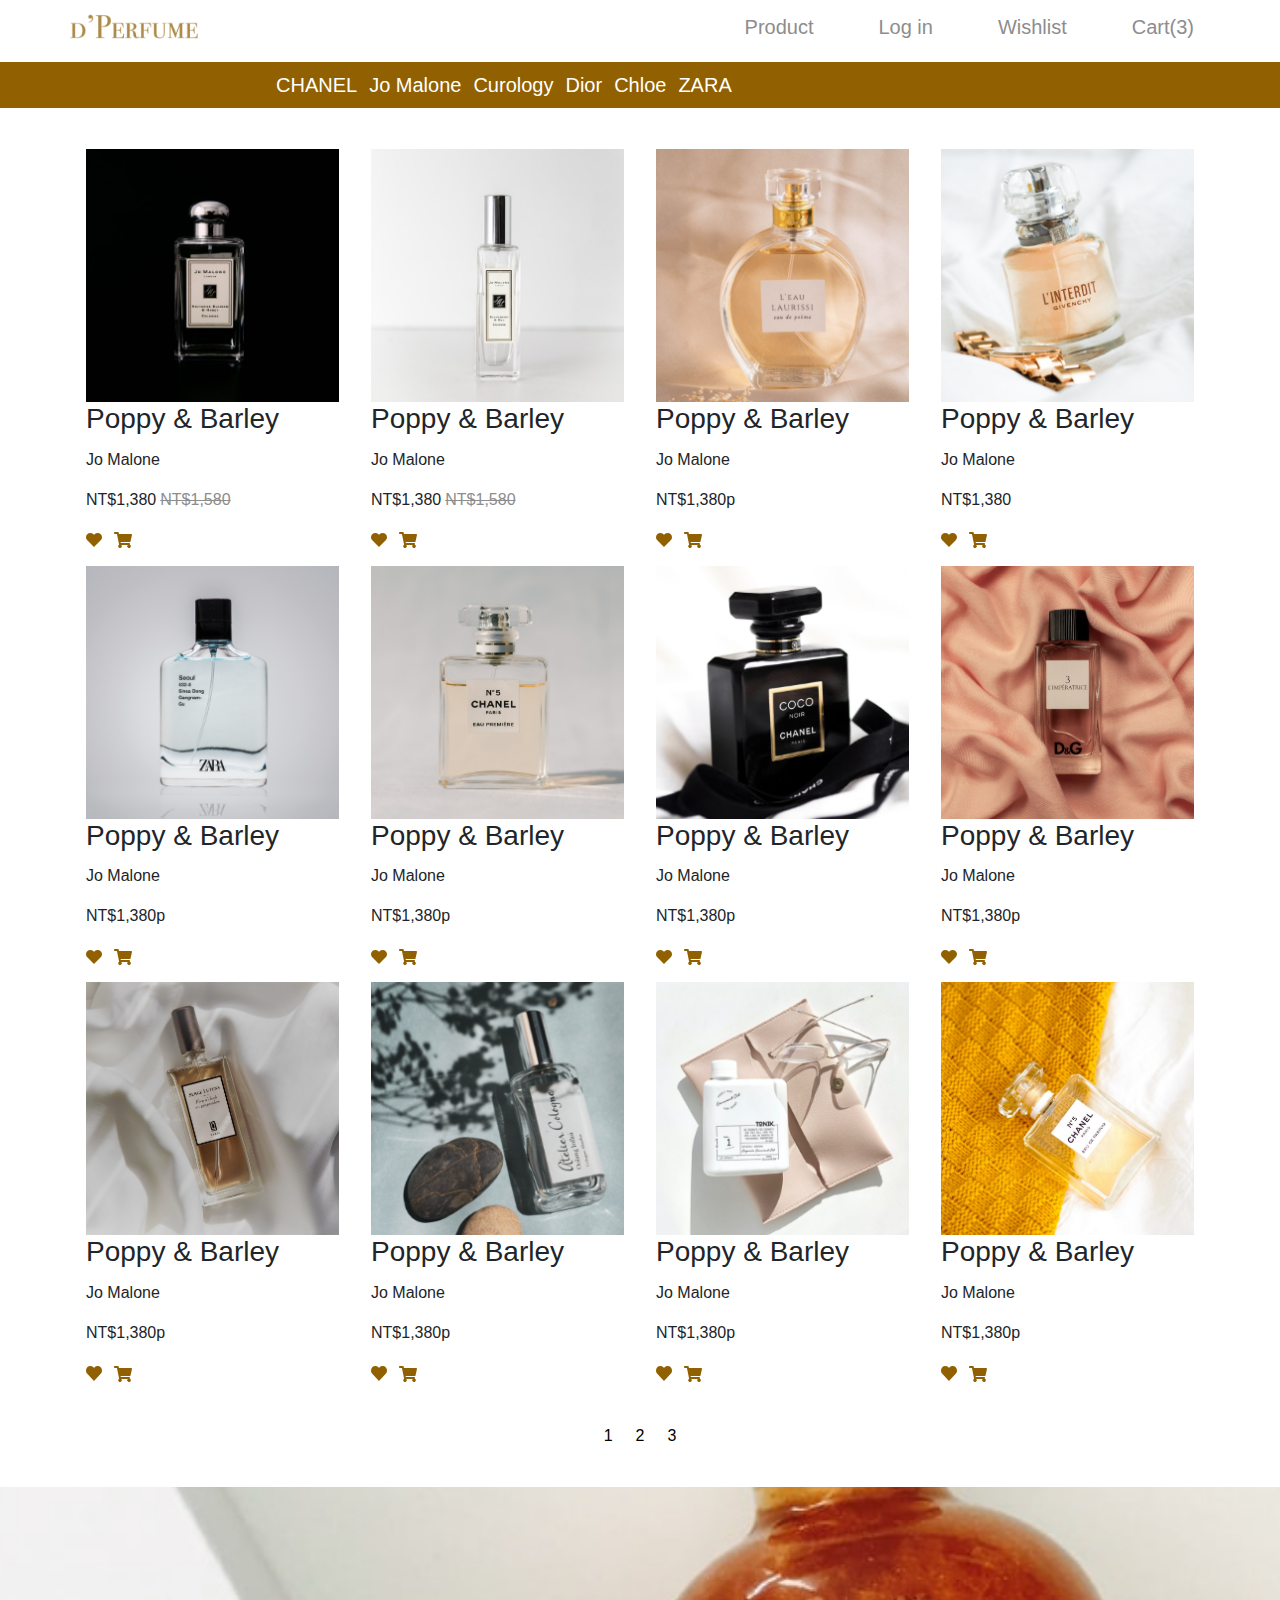
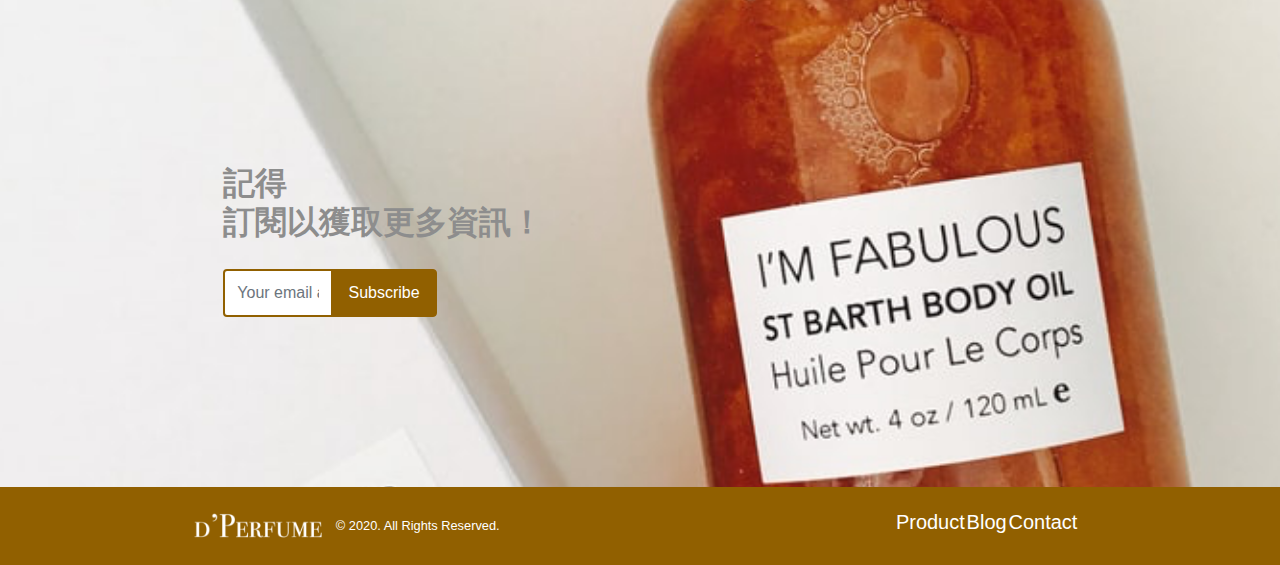
<file: productList.htm>
<!DOCTYPE html>
<html lang="en">
<head>
    <meta charset="UTF-8">
    <meta name="viewport" content="width=device-width, initial-scale=1.0">
    <title>D‘PERFUME | Product</title>
    <link rel="shortcut icon" href="images/favicon.ico">
    <meta name='description' content='Perfume your day'/>
    <link href="images/favicon.ico" rel="apple-touch-icon" />
    <meta http-equiv="X-UA-Compatible" content="IE=Edge" />
    <link rel="stylesheet" href="css/all.min.css">
    <link rel="stylesheet" href="https://cdnjs.cloudflare.com/ajax/libs/font-awesome/5.14.0/css/all.min.css" integrity="sha512-1PKOgIY59xJ8Co8+NE6FZ+LOAZKjy+KY8iq0G4B3CyeY6wYHN3yt9PW0XpSriVlkMXe40PTKnXrLnZ9+fkDaog==" crossorigin="anonymous" />
    <script src="js/jquery-3.5.1.min.js"></script>
</head>
<body>
    <div class="container m-0 m-sm-auto p-0">
        <div class="header row justify-content-between px-0 mx-0">
            <a href="#"  class="ml-3 ml-sm-0 py-2"><img src="images/d’Perfume.png" alt="Logo"></a>
            <div class="mob-shoppingCart d-flex d-sm-none justify-content-between py-3 mr-3 mr-sm-0" >
                <a href="#"><img src="images/shopping-cart.svg" class="img-fluid" alt="購物車"></a>
                <div class="shoppingNum d-flex justify-content-center align-items-center">
                    <p>3</p>
                </div>
                <a data-toggle="collapse" href="#collapseExample" role="button" aria-expanded="false" aria-controls="collapseExample"><img src="images/ham.svg" class="d-block d-sm-none pl-5" alt=""></a>
            </div>
            <ul class="navbar-nav collapse col-12 col-sm-8 col-lg-5 d-sm-flex flex-sm-row justify-content-between p-0"  id="collapseExample">
                <li class="nav-item order-first order-sm-1 text-center">
                    <a href="productList.htm" class="navbar-brand h6 d-block py-3">
                        <i class="pr-1 fas fa-tshirt d-none d-sm-inline-block"></i>
                        Product
                    </a>
                </li>
                <li class="nav-item text-center order-last order-sm-2">
                    <a href="logIn.htm" class="navbar-brand h6 d-block py-3">
                        <i class="pr-1 fas fa-user-alt d-none d-sm-inline-block"></i>
                        Log in
                    </a>
                </li>
                <li class="nav-item text-center d-block d-sm-none d-sm-none order-3">
                    <a href="#" class="navbar-brand d-block h6 d-block py-3">
                        Blog
                    </a>
                </li>
                <li class="nav-item text-center order-2 order-sm-3">
                    <a href="#" class="navbar-brand h6 d-block py-3">
                        <i class="fas fa-heart d-none d-sm-inline-block pr-1"></i>
                        Wishlist
                    </a>
                </li>
                <li class="nav-item text-center d-block d-sm-none order-4">
                    <a href="#" class="navbar-brand h6 d-block py-3">
                        <i class="fas fa-heart d-none d-sm-inline-block pr-1"></i>
                        Contact
                    </a>
                </li>
                <li class="nav-item text-center d-none d-sm-block order-sm-4">
                    <a href="#" class="navbar-brand h6 d-block py-3">
                        <i class="fas fa-shopping-cart d-none d-sm-inline-block pr-1"></i>
                        Cart(3)
                    </a>
                </li>
            </ul>
        </div>
    </div>
    <div class="row brandName px-0 ">
        <div class="navbar navbar-primaryDark bg-primaryDark col-12 d-none d-sm-flex justify-content-center align-items-center">
            <ul class="nav col-11 col-lg-7">
                <li class="nav-item pr-3"><a href="#">CHANEL</a></li>
                <li class="nav-item pr-3"><a href="#">Jo Malone</a></li>
                <li class="nav-item pr-3"><a href="#">Curology</a></li>
                <li class="nav-item pr-3"><a href="#">Dior</a></li>
                <li class="nav-item pr-3"><a href="#">Chloe</a></li>
                <li class="nav-item pr-3"><a href="#">ZARA</a></li>
            </ul>
        </div>
    </div>
    <div class="content">
        <div class="container my-10">
            <ul class="productist list-unstyled  row">
                <li class="card col-6 col-sm-3">
                    <a href="#"><img src="images/productList/1.png" class="img-fluid" alt=""></a>
                    <div class="card-body">
                        <h3 class="card-title">Poppy & Barley</h3>
                        <p class="card-text">Jo Malone</p>
                        <p class="card-text">NT$1,380<del class="pl-1 text-dark">NT$1,580</del></p>
                        <ul class="list-unstyled d-flex">
                            <li class="pr-3"><a href="#"><img src="images/Heart-primaryDark.svg" alt=""></a></li>
                            <li><a href="#"><img src="images/shopping-cart-primaryDark.svg" alt=""></a></li> 
                        </ul>
                    </div>
                </li>
                <li class="card col-6 col-sm-3">
                    <a href="#"><img src="images/productList/2.png" class="img-fluid" alt=""></a>
                    <div class="card-body">
                        <h3 class="card-title">Poppy & Barley</h3>
                        <p class="card-text">Jo Malone</p>
                        <p class="card-text">NT$1,380<del class="pl-1 text-dark">NT$1,580</del></p>
                        <ul class="list-unstyled d-flex">
                            <li class="pr-3"><a href="#"><img src="images/Heart-primaryDark.svg" alt=""></a></li>
                            <li><a href="#"><img src="images/shopping-cart-primaryDark.svg" alt=""></a></li>
                        </ul>
                    </div>
                </li>
                <li class="card col-6 col-sm-3">
                    <a href="#"><img src="images/productList/3.png" class="img-fluid" alt=""></a>
                    <div class="card-body">
                        <h3 class="card-title">Poppy & Barley</h3>
                        <p class="card-text">Jo Malone</p>
                        <p class="card-text">NT$1,380p</p>
                        <ul class="list-unstyled d-flex">
                            <li class="pr-3"><a href="#"><img src="images/Heart-primaryDark.svg" alt=""></a></li>
                            <li><a href="#"><img src="images/shopping-cart-primaryDark.svg" alt=""></a></li>
                        </ul>
                    </div>
                </li>
                <li class="card col-6 col-sm-3">
                    <a href="#"><img src="images/productList/4.png" class="img-fluid" alt=""></a>
                    <div class="card-body">
                        <h3 class="card-title">Poppy & Barley</h3>
                        <p class="card-text">Jo Malone</p>
                        <p class="card-text">NT$1,380</p>
                        <ul class="list-unstyled d-flex">
                            <li class="pr-3"><a href="#"><img src="images/Heart-primaryDark.svg" alt=""></a></li>
                            <li><a href="#"><img src="images/shopping-cart-primaryDark.svg" alt=""></a></li>
                            
                        </ul>
                    </div>
                </li>
                <li class="card col-6 col-sm-3 mt-3">
                    <a href="#"><img src="images/productList/5.png" class="img-fluid" alt=""></a>
                    <div class="card-body">
                        <h3 class="card-title">Poppy & Barley</h3>
                        <p class="card-text">Jo Malone</p>
                        <p class="card-text">NT$1,380p</p>
                        <ul class="list-unstyled d-flex">
                            <li class="pr-3"><a href="#"><img src="images/Heart-primaryDark.svg" alt=""></a></li>
                            <li><a href="#"><img src="images/shopping-cart-primaryDark.svg" alt=""></a></li>
                            
                        </ul>
                    </div>
                </li>
                <li class="card col-6 col-sm-3 mt-3">
                    <a href="product.htm"><img src="images/productList/6.png" class="img-fluid" alt=""></a>
                    <div class="card-body">
                        <h3 class="card-title">Poppy & Barley</h3>
                        <p class="card-text">Jo Malone</p>
                        <p class="card-text">NT$1,380p</p>
                        <ul class="list-unstyled d-flex">
                            <li class="pr-3"><a href="#"><img src="images/Heart-primaryDark.svg" alt=""></a></li>
                            <li><a href="#"><img src="images/shopping-cart-primaryDark.svg" alt=""></a></li>
                        </ul>
                    </div>
                </li>
                <li class="card col-6 col-sm-3 mt-3">
                    <a href="#"><img src="images/productList/7.png" class="img-fluid" alt=""></a>
                    <div class="card-body">
                        <h3 class="card-title">Poppy & Barley</h3>
                        <p class="card-text">Jo Malone</p>
                        <p class="card-text">NT$1,380p</p>
                        <ul class="list-unstyled d-flex">
                            <li class="pr-3"><a href="#"><img src="images/Heart-primaryDark.svg" alt=""></a></li>
                            <li><a href="#"><img src="images/shopping-cart-primaryDark.svg" alt=""></a></li>
                        </ul>
                    </div>
                </li>
                <li class="card col-6 col-sm-3 mt-3">
                    <a href="#"><img src="images/productList/8.png" class="img-fluid" alt=""></a>
                    <div class="card-body">
                        <h3 class="card-title">Poppy & Barley</h3>
                        <p class="card-text">Jo Malone</p>
                        <p class="card-text">NT$1,380p</p>
                        <ul class="list-unstyled d-flex">
                            <li class="pr-3"><a href="#"><img src="images/Heart-primaryDark.svg" alt=""></a></li>
                            <li><a href="#"><img src="images/shopping-cart-primaryDark.svg" alt=""></a></li>
                        </ul>
                    </div>
                </li>
                <li class="card col-6 col-sm-3 mt-3">
                    <a href="#"><img src="images/productList/9.png" class="img-fluid" alt=""></a>
                    <div class="card-body">
                        <h3 class="card-title">Poppy & Barley</h3>
                        <p class="card-text">Jo Malone</p>
                        <p class="card-text">NT$1,380p</p>
                        <ul class="list-unstyled d-flex">
                            <li class="pr-3"><a href="#"><img src="images/Heart-primaryDark.svg" alt=""></a></li>
                            <li><a href="#"><img src="images/shopping-cart-primaryDark.svg" alt=""></a></li>
                        </ul>
                    </div>
                </li>
                <li class="card col-6 col-sm-3 mt-3">
                    <a href="#"><img src="images/productList/10.png" class="img-fluid" alt=""></a>
                    <div class="card-body">
                        <h3 class="card-title">Poppy & Barley</h3>
                        <p class="card-text">Jo Malone</p>
                        <p class="card-text">NT$1,380p</p>
                        <ul class="list-unstyled d-flex">
                            <li class="pr-3"><a href="#"><img src="images/Heart-primaryDark.svg" alt=""></a></li>
                            <li><a href="#"><img src="images/shopping-cart-primaryDark.svg" alt=""></a></li>
                        </ul>
                    </div>
                </li>
                <li class="card col-6 col-sm-3 mt-3">
                    <a href="#"><img src="images/productList/11.png" class="img-fluid" alt=""></a>
                    <div class="card-body">
                        <h3 class="card-title">Poppy & Barley</h3>
                        <p class="card-text">Jo Malone</p>
                        <p class="card-text">NT$1,380p</p>
                        <ul class="list-unstyled d-flex">
                            <li class="pr-3"><a href="#"><img src="images/Heart-primaryDark.svg" alt=""></a></li>
                            <li><a href="#"><img src="images/shopping-cart-primaryDark.svg" alt=""></a></li>
                        </ul>
                    </div>
                </li>
                <li class="card col-6 col-sm-3 mt-3">
                    <a href="#"><img src="images/productList/12.png" class="img-fluid" alt=""></a>
                    <div class="card-body">
                        <h3 class="card-title">Poppy & Barley</h3>
                        <p class="card-text">Jo Malone</p>
                        <p class="card-text">NT$1,380p</p>
                        <ul class="list-unstyled d-flex">
                            <li class="pr-3"><a href="#"><img src="images/Heart-primaryDark.svg" alt=""></a></li>
                            <li><a href="#"><img src="images/shopping-cart-primaryDark.svg" alt=""></a></li>
                        </ul>
                    </div>
                </li>
            </ul>
        </div>
            <ul class="pagination justify-content-center">
              <li class="page-item"><a class="page-link" href="#">1</a></li>
              <li class="page-item"><a class="page-link" href="#">2</a></li>
              <li class="page-item"><a class="page-link" href="#">3</a></li>
            </ul>
    </div>
    <div class="footer container-fluid px-0 mt-10">
        <div class="footerBanner col-12 d-flex justify-content-start align-items-center">
            <div class="footerBanner-text offset-0 offset-sm-2 mt-10">
                <h2 class=" text-dark font-weight-bold ">記得</br>訂閱以獲取更多資訊！</h2>
                <div class="footer-form input-group col-11 col-sm-6 col-lg-2 px-0 mb-3 mt-5">
                    <input type="text" class="form-control" placeholder="Your email address" aria-label="Your email addresse" aria-describedby="footer-btn">
                    <div class="input-group-append">
                        <button class="btn btn-primaryDark px-4" type="button" id="footer-input">Subscribe</button>
                    </div>
                </div>
            </div>
        </div>
        <div class="footer-contact">
            <ul class="list-unstyled col-12 d-flex justify-content-around mb-0">
                <li class="col-11 col-sm-5 col-lg-3 d-flex justify-content-around align-items-center px-0">
                    <a href="#"><img src="images/d’Perfumew.png" alt="d’Perfumew"></a>
                    <small class="mb-0">© 2020. All Rights Reserved.</small>
                </li>
                <li class="col-5 col-lg-2 d-none d-sm-flex justify-content-around">
                    <a href="#">Product</a>
                    <a href="#">Blog</a>
                    <a href="#">Contact</a>
                </li>
            </ul>
        </div>
    </div>




<script src="https://code.jquery.com/jquery-3.5.1.slim.min.js" integrity="sha384-DfXdz2htPH0lsSSs5nCTpuj/zy4C+OGpamoFVy38MVBnE+IbbVYUew+OrCXaRkfj" crossorigin="anonymous"></script>
<script src="https://cdn.jsdelivr.net/npm/popper.js@1.16.1/dist/umd/popper.min.js" integrity="sha384-9/reFTGAW83EW2RDu2S0VKaIzap3H66lZH81PoYlFhbGU+6BZp6G7niu735Sk7lN" crossorigin="anonymous"></script>
<script src="https://stackpath.bootstrapcdn.com/bootstrap/4.5.2/js/bootstrap.min.js" integrity="sha384-B4gt1jrGC7Jh4AgTPSdUtOBvfO8shuf57BaghqFfPlYxofvL8/KUEfYiJOMMV+rV" crossorigin="anonymous"></script>
</body>
</html>
</file>
